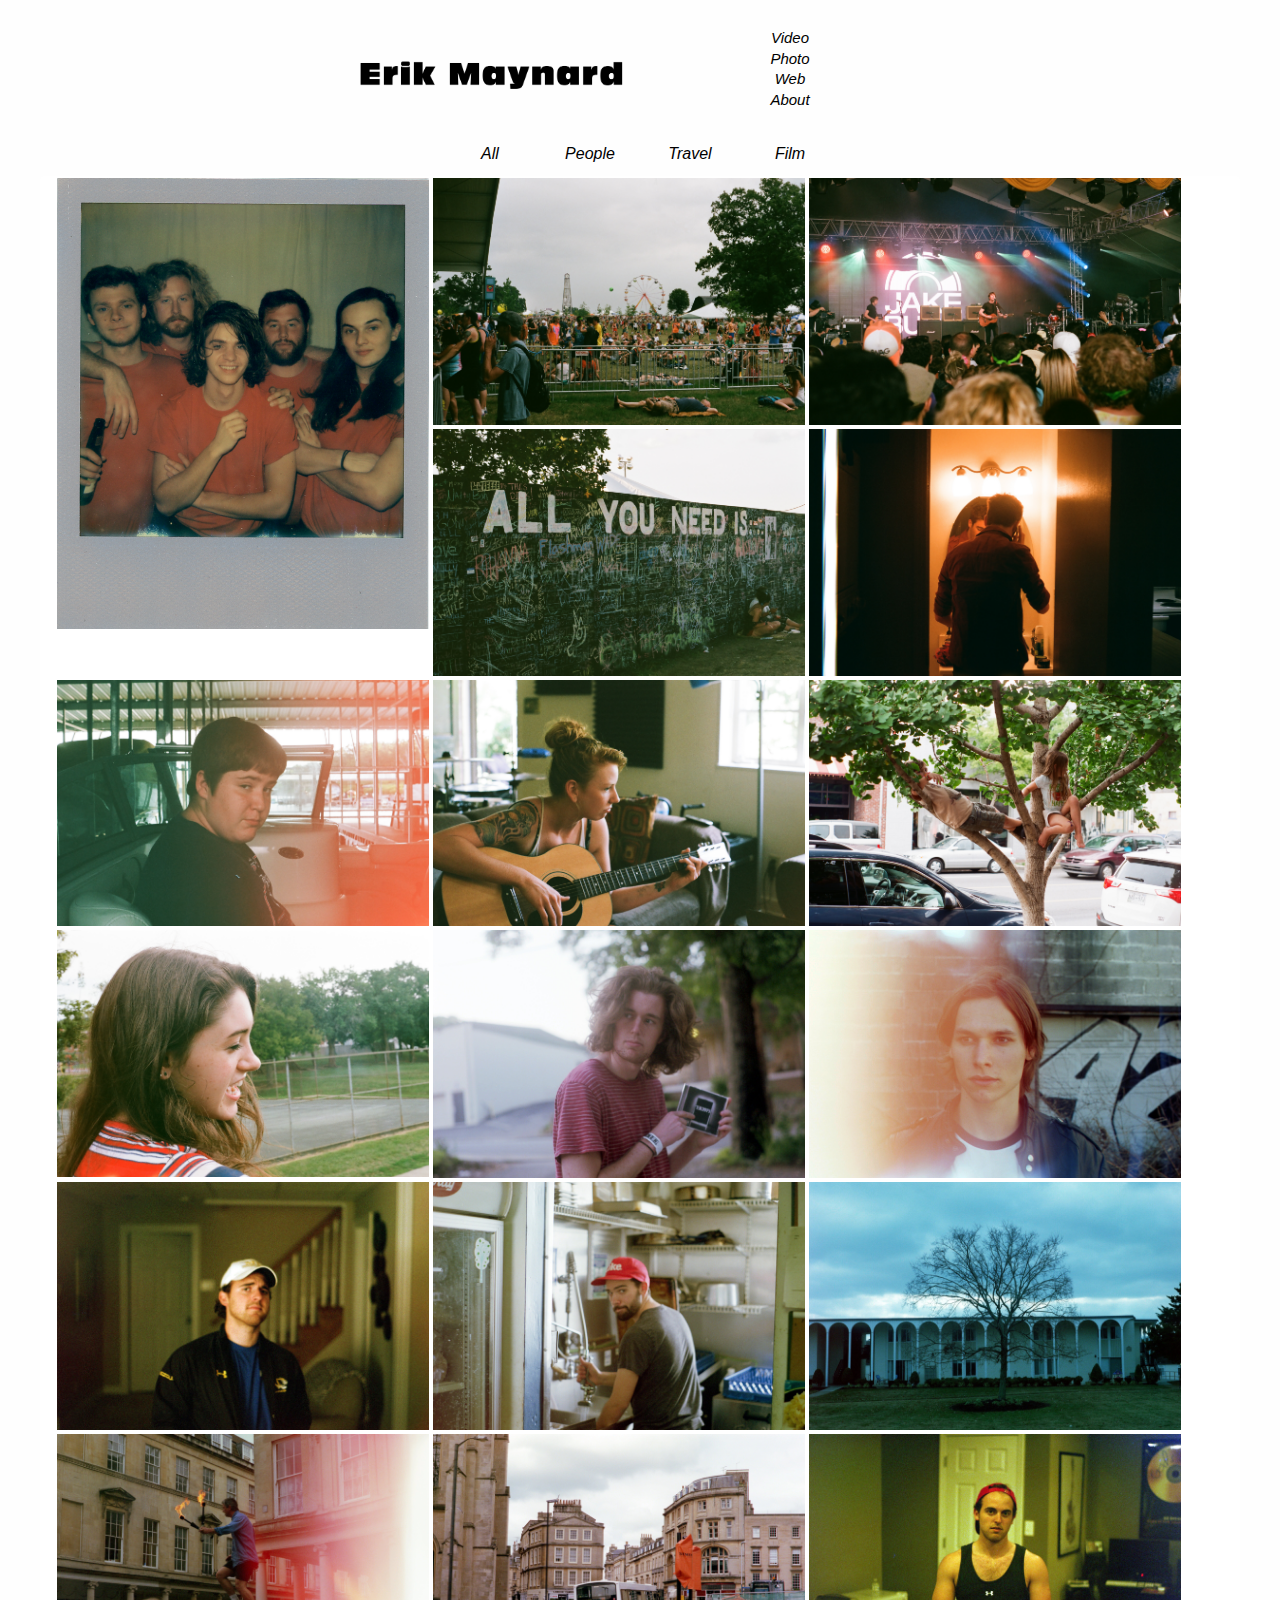
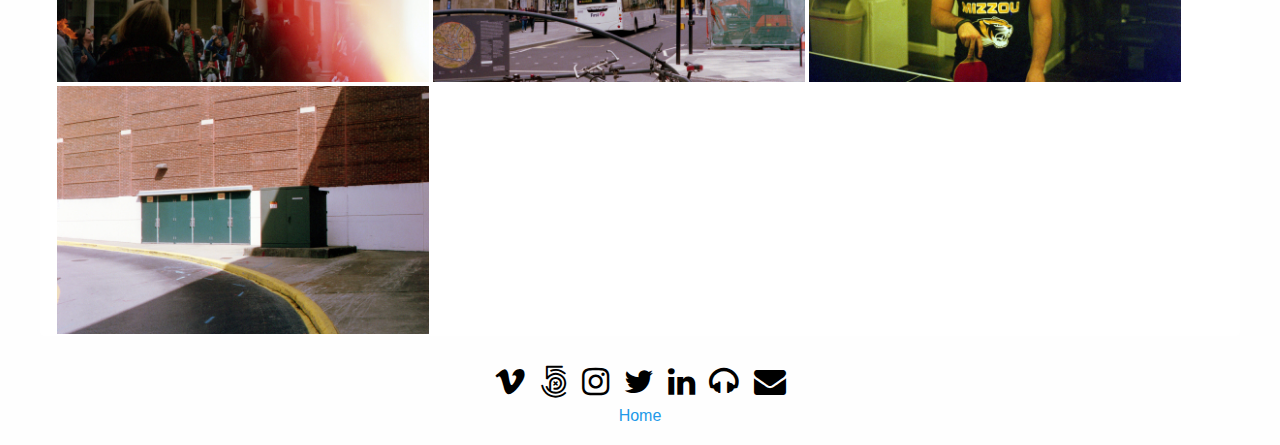
<file: photo-film.html>
<!DOCTYPE html>
<html>

<head>
    <meta charset="UTF-8">
    <!--FontAwesome-->
    <link href="https://cdnjs.cloudflare.com/ajax/libs/font-awesome/4.7.0/css/font-awesome.css" rel="stylesheet" crossorigin="anonymous">

    <!-- Local CSS -->
    <link href="css/styles.css" rel="stylesheet" type="text/css">
    <link href="css/hover_styles.css" rel="stylesheet" type="text/css">

    <!-- Foundation CSS-->
    <link href="css/foundation.css" rel="stylesheet" type="text/css">
    <link href="css/foundation.min.css" rel="stylesheet" type="text/css">


    <!--JQuery-->
    <script src="js/jquery.js"></script>

    <!-- Foundation JavaScript CDN -->
    <script src="js/foundation.js" type="text/javascript"></script>
    <script src="js/foundation.min.js" type="text/javascript"></script>
    <script src="js/what-input.js" type="text/javascript"></script>

    <!--Masonry-->
    <script src="js/masonry.pkgd.min.js"></script>
    <script src="js/masonry-docs.min.js"></script>

    <!--PhotoSwipe-->
    <link rel="stylesheet" href="css/photoswipe.css">
    <link rel="stylesheet" href="css/photoswipe-default-skin.css">
    <link href="css/default-skin.svg">
    <script src="js/photoswipe.js"></script>
    <script src="js/photoswipe-ui-default.js"></script>

    <!--Slick-->
    <link rel="stylesheet" type="text/css" href="js/slick/slick.css" />
    <link rel="stylesheet" type="text/css" href="js/slick/slick-theme.css" />
    <script type="text/javascript" src="js/slick/slick.min.js"></script>

    <script>
        $(document).ready(function() {
            $('.slider-for').slick({
                slidesToShow: 1,
                slidesToScroll: 1,
                arrows: true,
                fade: true,
                asNavFor: '.slider-nav',
                nextArrow: '<i class="fa fa-angle-right fa-3x" id="slick-next"</i>',
                prevArrow: '<i class="fa fa-angle-left fa-3x" id="slick-prev"</i>',
                adaptiveHeight: true,
            });
            $('.slider-nav').slick({
                slidesToShow: 10,
                slidesToScroll: 1,
                asNavFor: '.slider-for',
                dots: false,
                centerMode: false,
                focusOnSelect: true
            });
        });
    </script>

    <meta charset="UTF-8">
    <title>Erik's Portfolio Page</title>
</head>

<body>
    <!-- Nav Bar -->
    <div class="nav-bar-large row">
        <div class="columns small-offset-3 small-6 medium-offset-3">
            <div class="row nav-bar">
                <div class="nav-bar-left columns small-12 medium-6 large-6">
                    <a href="index.html"><img src="images/name_header.png" alt="name"></a>
                </div>
                <div class="nav-bar-right columns small-12 medium-6 large-6">
                    <li class="menu vertical">
                        <ul><em><a href="video.html">Video</a></em></ul>
                        <ul><em><a href="photo.html">Photo</a></em></ul>
                        <ul><em><a href="web.html">Web</a></em></ul>
                        <ul><em><a href="info.html">About</a></em></ul>
                    </li>
                </div>
            </div>
        </div>
    </div>
    <!-- Categories -->
    <div class="row">
        <div class="columns small-12 medium-6 large-4 large-centered medium-centered small-centered">
            <div class="row categories">
                <div class="categories-name columns small-12 medium-3"><a href="photo.html"><em>All</em></a></div>
                <div class="categories-name columns small-12 medium-3"><a><em>People</em></a></div>
                <div class="categories-name columns small-12 medium-3"><a><em>Travel</em></a></div>
                <div class="categories-name columns small-12 medium-3"><a href="photo-film.html "><em>Film</em></a></div>
            </div>
        </div>
    </div>
    <!--MASONRY-->
    <!--MASONRY-->
    <div class="row" id="masonry-container">
        <div class="large-12 columns transitions-enabled large-centered clearfix">
            <div class="picture">
                <a href="images/film/SFTW Polaroid001.jpg" itemprop="contentUrl">
                    <img src="images/film/SFTW Polaroid001.jpg">
                </a>
            </div>
            <div class="picture">
                <a href="images/film/film1.jpg" itemprop="contentUrl">
                    <img src="images/film/film1.jpg">
                </a>
            </div>
            <div class="picture ">
                <a href="images/film/film2.jpg" itemprop="contentUrl">
                    <img src="images/film/film2.jpg">
                </a>
            </div>
            <div class="picture ">
                <a href="images/film/film3.jpg" itemprop="contentUrl">
                    <img src="images/film/film3.jpg"></a>
            </div>
            <div class="picture">
                <a href="images/film/film4.jpg" itemprop="contentUrl">
                    <img src="images/film/film4.jpg "></a>
            </div>
            <div class="picture ">
                <a href="images/film/film5.jpg" itemprop="contentUrl">
                    <img src="images/film/film5.jpg"></a>
            </div>
            <div class="picture">
                <a href="images/film/film6.jpg" itemprop="contentUrl">
                    <img src="images/film/film6.jpg"></a>
            </div>
            <div class="picture ">
                <a href="images/film/film7.jpg" itemprop="contentUrl">
                    <img src="images/film/film7.jpg"></a>
            </div>
            <div class="picture ">
                <a href="images/film/film8.jpg" itemprop="contentUrl">
                    <img src="images/film/film8.jpg"></a>
            </div>
            <div class="picture ">
                <a href="images/film/film9.jpg" itemprop="contentUrl">
                    <img src="images/film/film9.jpg"></a>
            </div>
            <div class="picture ">
                <a href="images/film/film10.jpg" itemprop="contentUrl">
                    <img src="images/film/film10.jpg"></a>
            </div>
            <div class="picture ">
                <a href="images/film/film11.jpg" itemprop="contentUrl">
                    <img src="images/film/film11.jpg"></a>
            </div>
            <div class="picture ">
                <a href="images/film/film12.jpg" itemprop="contentUrl">
                    <img src="images/film/film12.jpg"></a>
            </div>
            <div class="picture ">
                <a href="images/film/film13.jpg" itemprop="contentUrl">
                    <img src="images/film/film13.jpg"></a>
            </div>
            <div class="picture ">
                <a href="images/film/film14.jpg" itemprop="contentUrl">
                    <img src="images/film/film14.jpg"></a>
            </div>
            <div class="picture ">
                <a href="images/film/film15.jpg" itemprop="contentUrl">
                    <img src="images/film/film15.jpg"></a>
            </div>
            <div class="picture ">
                <a href="images/film/film16.jpg" itemprop="contentUrl">
                    <img src="images/film/film16.jpg "></a>
            </div>
            <div class="picture ">
                <a href="images/film/film17.jpg" itemprop="contentUrl">
                    <img src="images/film/film17.jpg"></a>
            </div>
        </div>
    </div>
    <!-- FOOTER -->
    <div class="row footer-bottom">
        <div class="large-12 medium-12 small-12 columns">
            <div class="row">
                <div class="large-12 medium-12 small-12 columns social-icons">
                    <a href="https://vimeo.com/user16045976" target="_blank"><i class="fa fa-vimeo fa-2x" aria-hidden="true" style="color:black;"></i></a>
                    <a href="https://500px.com/erikmaynardmedia" target="_blank"><i class="fa fa-500px fa-2x" aria-hidden="true" style="color:black;"></i></a>
                    <a href="https://www.instagram.com/erik_maynard/" target="_blank"><i class="fa fa-instagram fa-2x" aria-hidden="true" style="color:black;"></i></a>
                    <a href="https://www.twitter.com/erik_maynard/" target="_blank"><i class="fa fa-twitter fa-2x" aria-hidden="true" style="color:black;"></i></a>
                    <a href="https://www.linkedin.com/in/erik-maynard-a0169859?trk=nav_responsive_tab_profile" target="_blank"><i class="fa fa-linkedin fa-2x" aria-hidden="true" style="color:black;"></i></a>
                    <a href="https://www.discogs.com/user/erik_maynard/collection?page=1&sort=artist%2Casc&folder=0&limit=250&layout=big" target="_blank"><i class="fa fa-headphones fa-2x" aria-hidden="true" style="color:black;"></i></a>
                    <a href="mailto:erikmaynardmedia@gmail.com"><i class="fa fa-envelope fa-2x" aria-hidden="true" style="color:black;"></i></a>
                </div>
                <div class="large-12 medium-12 small-12 columns footer-info">
                    <p> <a href="index.html">Home</a></p>
                </div>
            </div>
        </div>
    </div>
    <!-- PhotoSwipe DOM -->
    <div class="pswp" tabindex="-1" role="dialog" aria-hidden="true">
        <div class="pswp__bg"></div>
        <div class="pswp__scroll-wrap">

            <div class="pswp__container">
                <div class="pswp__item"></div>
                <div class="pswp__item"></div>
                <div class="pswp__item"></div>
            </div>
            <div class="pswp__ui pswp__ui--hidden">
                <div class="pswp__top-bar">
                    <div class="pswp__counter"></div>
                    <button class="pswp__button pswp__button--close" title="Close (Esc)"></button>
                    <button class="pswp__button pswp__button--share" title="Share"></button>
                    <button class="pswp__button pswp__button--fs" title="Toggle fullscreen"></button>
                    <button class="pswp__button pswp__button--zoom" title="Zoom in/out"></button>
                    <div class="pswp__preloader">
                        <div class="pswp__preloader__icn">
                            <div class="pswp__preloader__cut">
                                <div class="pswp__preloader__donut"></div>
                            </div>
                        </div>
                    </div>
                </div>
                <div class="pswp__share-modal pswp__share-modal--hidden pswp__single-tap">
                    <div class="pswp__share-tooltip"></div>
                </div>
                <button class="pswp__button pswp__button--arrow--left" title="Previous (arrow left)">
                </button>
                <button class="pswp__button pswp__button--arrow--right" title="Next (arrow right)">
                </button>
                <div class="pswp__caption">
                    <div class="pswp__caption__center"></div>
                </div>
            </div>
        </div>
    </div>
</body>

</html>
</file>
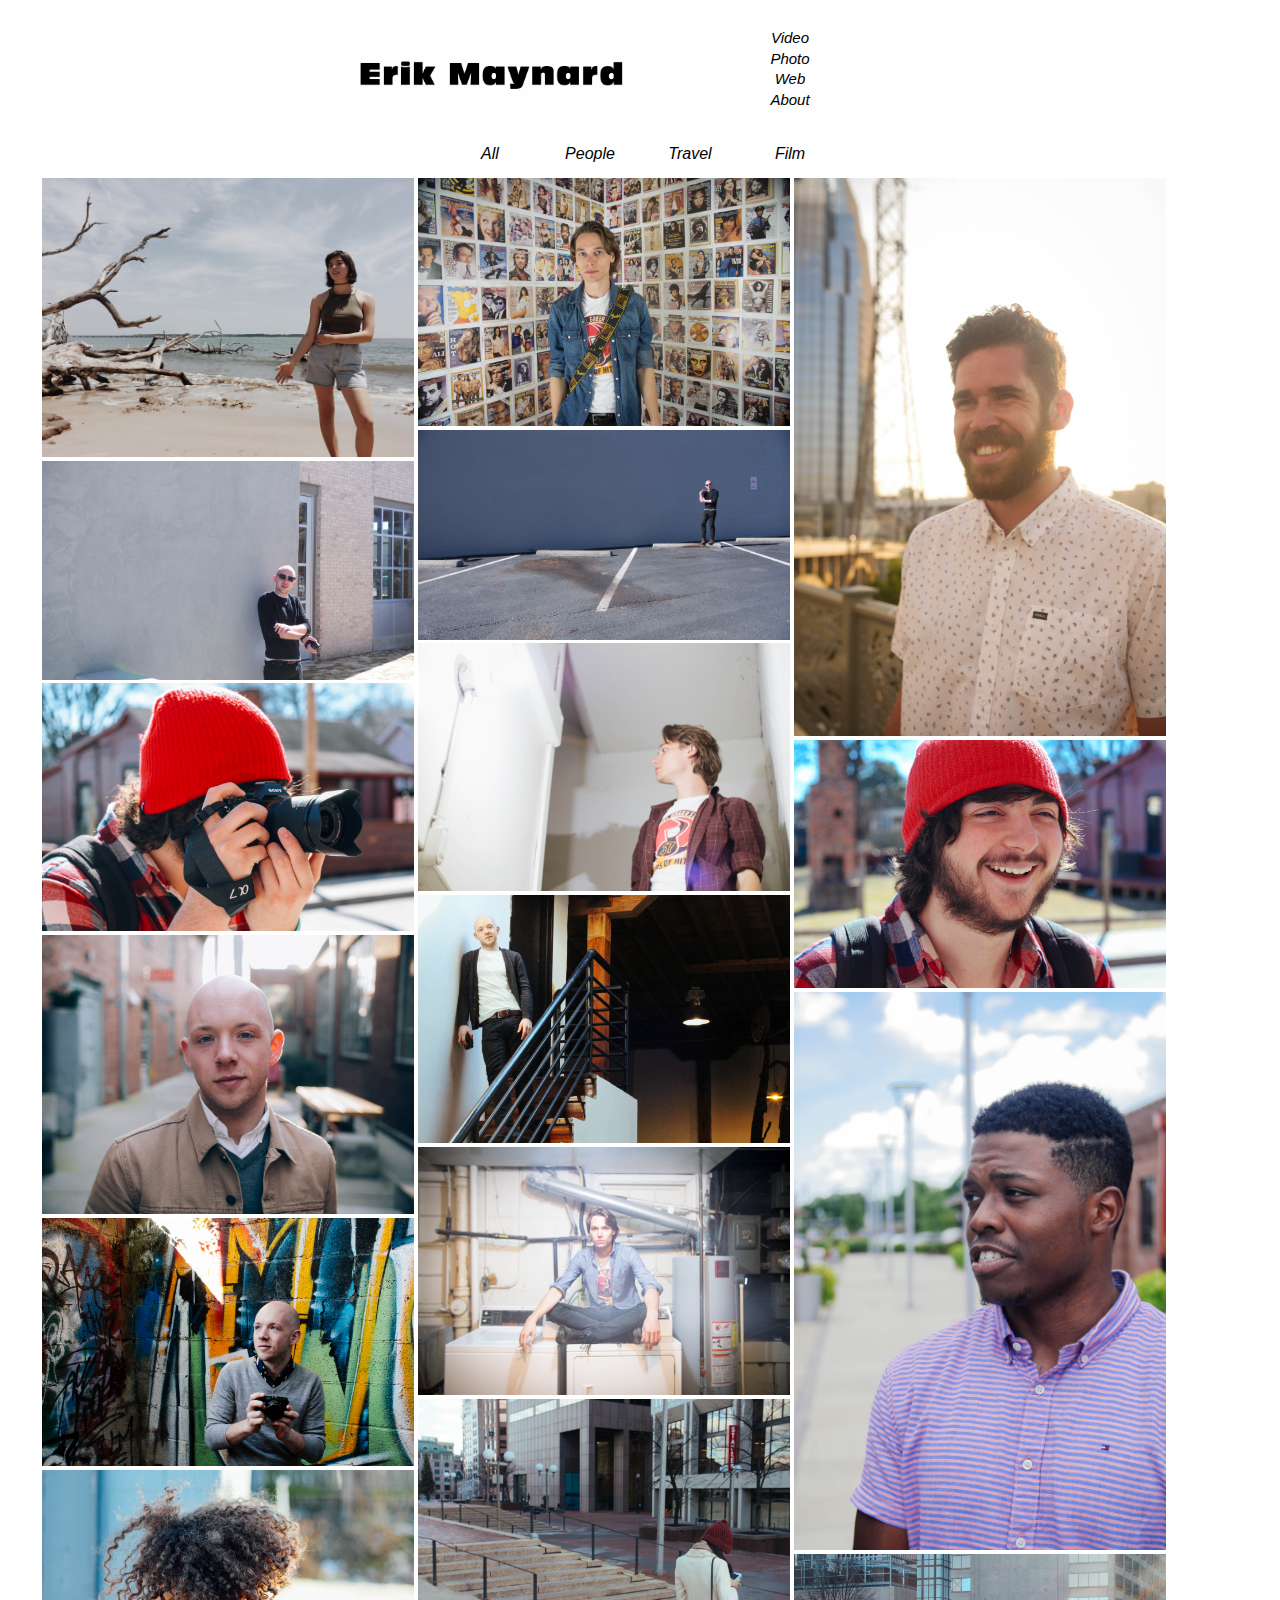
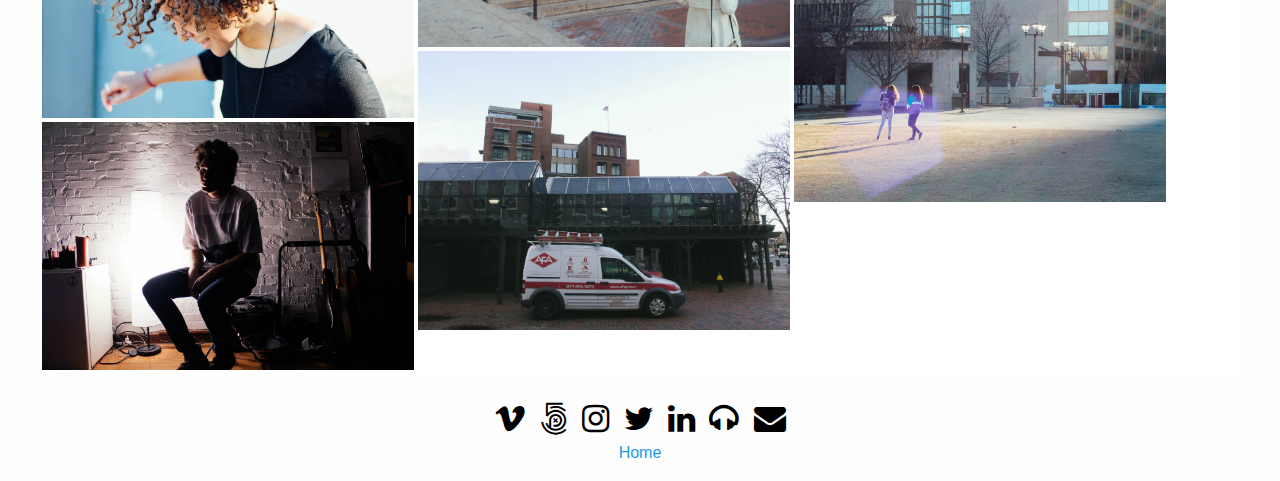
<file: photo.html>
<!DOCTYPE html>
<html>

<head>
    <meta charset="UTF-8">

    <!--FontAwesome-->
    <link href="https://cdnjs.cloudflare.com/ajax/libs/font-awesome/4.7.0/css/font-awesome.css" rel="stylesheet" crossorigin="anonymous">

    <!-- Local CSS -->
    <link href="css/styles.css" rel="stylesheet" type="text/css">
    <link href="css/hover_styles.css" rel="stylesheet" type="text/css">

    <!-- Foundation CSS-->
    <link href="css/foundation.css" rel="stylesheet" type="text/css">
    <link href="css/foundation.min.css" rel="stylesheet" type="text/css">

    <!--JQuery-->
    <script src="js/jquery.js"></script>

    <!-- Foundation JavaScript CDN -->
    <script src="js/foundation.js" type="text/javascript"></script>
    <script src="js/foundation.min.js" type="text/javascript"></script>
    <script src="js/what-input.js" type="text/javascript"></script>

    <!--Masonry-->
    <script src="js/masonry.pkgd.min.js"></script>
    <script src="js/masonry-docs.min.js"></script>

    <!--PhotoSwipe-->
    <link rel="stylesheet" href="css/photoswipe.css">
    <link rel="stylesheet" href="css/photoswipe-default-skin.css">
    <link href="css/default-skin.svg">
    <script src="js/photoswipe.js"></script>
    <script src="js/photoswipe-ui-default.js"></script>

    <!--ImagesLoaded-->
    <script src="js/imagesloaded.pkgd.min.js"></script>

    <!--Infinite Scroll-->
    <script src="js/jquery.infinitescroll.min.js"></script>
    <script src="js/modernizr.js"></script>

    <!--Slick-->
    <link rel="stylesheet " type="text/css " href="js/slick/slick.css " />
    <link rel="stylesheet " type="text/css " href="js/slick/slick-theme.css " />
    <script type="text/javascript " src="js/slick/slick.min.js "></script>

    <!--Masonry Script-->
    <script>
        $(document).ready(function() {
            var $containter = $('#masonry-container');
            $containter.imagesLoaded(function() {
                $containter.masonry({
                    itemSelector: '.picture',
                });
            });
        });
    </script>

    <script>
        $(document).ready(function() {
            'use strict';


            /* global jQuery, PhotoSwipe, PhotoSwipeUI_Default, console */

            (function($) {

                // Init empty gallery array
                var container = [];

                // This has picture sizing. Comment out if you want to adjust.
                //  $('#masonry-container').find('.picture').each(function() {
                //      var anchor = $(this).find('a');
                //      anchor.data('width', 1200);
                //      anchor.data('height', 900);
                //    });
                // Loop over gallery items and push it to the array
                $('#masonry-container').find('.picture').each(function() {
                    var $link = $(this).find('a'),
                        item = {
                            src: $link.attr('href'),
                            w: $link.data('width'),
                            h: $link.data('height'),
                            title: $link.data('caption')
                        };
                    container.push(item);
                });

                // Define click event on gallery item
                $('#masonry-container').find('a').click(function(event) {

                    // Prevent location change
                    event.preventDefault();

                    // Define object and gallery options
                    var $pswp = $('.pswp')[0],
                        options = {
                            index: $(this).parent('.picture').index(),
                            bgOpacity: 0.85,
                            showHideOpacity: true
                        };

                    // Initialize PhotoSwipe
                    //    var gallery = new PhotoSwipe($pswp, PhotoSwipeUI_Default, container, options);
                    //  gallery.init();

                    // Pass data to PhotoSwipe and initialize it
                    var gallery = new PhotoSwipe($pswp, PhotoSwipeUI_Default, container, options);

                    gallery.listen('imageLoadComplete', function(index, item) {
                        var linkEl = item.el.children[0];
                        var img = item.container.children[0];
                        if (!linkEl.getAttribute('data-size')) {
                            linkEl.setAttribute('data-size', img.naturalWidth + 'x' + img.naturalHeight);
                            item.w = img.naturalWidth;
                            item.h = img.naturalHeight;
                            gallery.invalidateCurrItems();
                            gallery.updateSize(true);
                        }
                    });

                    gallery.init();
                });
            }(jQuery));
        });
    </script>
    <meta charset="UTF-8 ">
    <title>Erik's Portfolio Page</title>
</head>

<body>
    <!-- Nav Bar -->
    <div class="nav-bar-large row ">
        <div class="columns small-offset-3 small-6 medium-offset-3 ">
            <div class="row nav-bar ">
                <div class="nav-bar-left columns small-12 medium-6 large-6 ">
                    <a href="index.html "><img src="images/name_header.png " alt="name "></a>
                </div>
                <div class="nav-bar-right columns small-12 medium-6 large-6 ">
                    <li class="menu vertical ">
                        <ul><em><a href="video.html ">Video</a></em></ul>
                        <ul><em><a href="photo.html ">Photo</a></em></ul>
                        <ul><em><a href="web.html ">Web</a></em></ul>
                        <ul><em><a href="info.html ">About</a></em></ul>
                    </li>
                </div>
            </div>
        </div>
    </div>
    <!-- Categories -->
    <div class="row">
        <div class="columns small-12 medium-6 large-4 large-centered medium-centered small-centered">
            <div class="row categories">
                <div class="categories-name columns small-12 medium-3"><a href="photo.html"><em>All</em></a></div>
                <div class="categories-name columns small-12 medium-3"><a><em>People</em></a></div>
                <div class="categories-name columns small-12 medium-3"><a><em>Travel</em></a></div>
                <div class="categories-name columns small-12 medium-3"><a href="photo-film.html "><em>Film</em></a></div>
            </div>
        </div>
    </div>
    <!--MASONRY-->
    <div class="row" id="masonry-container">
        <div class="large-12 columns transitions-enabled large-centered clearfix">
            <div class="picture">
                <a href="images/pictures/picture11.jpg" itemprop="contentUrl">
                    <img src="images/pictures/picture11.jpg">
                </a>
            </div>
            <div class="picture">
                <a href="images/pictures/picture3.jpg" itemprop="contentUrl">
                    <img src="images/pictures/picture3.jpg">
                </a>
            </div>

            <div class="picture ">
                <a href="images/pictures/picture13.jpg" itemprop="contentUrl">
                    <img src="images/pictures/picture13.jpg">
                </a>
            </div>


            <div class="picture ">
                <a href="images/pictures/picture14.jpg" itemprop="contentUrl">
                    <img src="images/pictures/picture14.jpg "></a>
            </div>

            <div class="picture">
                <a href="images/pictures/picture15.jpg" itemprop="contentUrl">
                    <img src="images/pictures/picture15.jpg "></a>
            </div>

            <div class="picture ">
                <a href="images/pictures/picture5.jpg" itemprop="contentUrl">
                    <img src="images/pictures/picture5.jpg "></a>
            </div>

            <div class="picture">
                <a href="images/pictures/picture6.jpg" itemprop="contentUrl">
                    <img src="images/pictures/picture6.jpg "></a>
            </div>

            <div class="picture ">
                <a href="images/pictures/picture7.jpg" itemprop="contentUrl">
                    <img src="images/pictures/picture7.jpg "></a>
            </div>

            <div class="picture ">
                <a href="images/pictures/picture8.jpg" itemprop="contentUrl">
                    <img src="images/pictures/picture8.jpg "></a>
            </div>

            <div class="picture ">
                <a href="images/pictures/picture9.jpg" itemprop="contentUrl">
                    <img src="images/pictures/picture9.jpg "></a>
            </div>

            <div class="picture ">
                <a href="images/pictures/picture10.jpg" itemprop="contentUrl">
                    <img src="images/pictures/picture10.jpg "></a>
            </div>

            <div class="picture ">
                <a href="images/pictures/picture2.jpg" itemprop="contentUrl">
                    <img src="images/pictures/picture2.jpg "></a>
            </div>

            <div class="picture ">
                <a href="images/pictures/picture16.jpg" itemprop="contentUrl">
                    <img src="images/pictures/picture16.jpg "></a>
            </div>

            <div class="picture ">
                <a href="images/pictures/picture22.jpg" itemprop="contentUrl">
                    <img src="images/pictures/picture22.jpg "></a>
            </div>

            <div class="picture ">
                <a href="images/pictures/picture18.jpg" itemprop="contentUrl">
                    <img src="images/pictures/picture18.jpg "></a>
            </div>

            <div class="picture ">
                <a href="images/pictures/picture19.jpg" itemprop="contentUrl">
                    <img src="images/pictures/picture19.jpg "></a>
            </div>

            <div class="picture ">
                <a href="images/pictures/picture20.jpg" itemprop="contentUrl">
                    <img src="images/pictures/picture20.jpg "></a>
            </div>

            <div class="picture ">
                <a href="images/pictures/picture17.jpg" itemprop="contentUrl">
                    <img src="images/pictures/picture17.jpg "></a>
            </div>

        </div>
    </div>

    <!-- FOOTER -->
    <div class="row footer-bottom ">
        <div class="large-12 medium-12 small-12 columns ">
            <div class="row ">
                <div class="large-12 medium-12 small-12 columns social-icons ">
                    <a href="https://vimeo.com/user16045976 " target="_blank "><i class="fa fa-vimeo fa-2x " aria-hidden="true " style="color:black; "></i></a>
                    <a href="https://500px.com/erikmaynardmedia " target="_blank "><i class="fa fa-500px fa-2x " aria-hidden="true " style="color:black; "></i></a>
                    <a href="https://www.instagram.com/erik_maynard/ " target="_blank "><i class="fa fa-instagram fa-2x " aria-hidden="true " style="color:black; "></i></a>
                    <a href="https://www.twitter.com/erik_maynard/ " target="_blank "><i class="fa fa-twitter fa-2x " aria-hidden="true " style="color:black; "></i></a>
                    <a href="https://www.linkedin.com/in/erik-maynard-a0169859?trk=nav_responsive_tab_profile " target="_blank "><i class="fa fa-linkedin fa-2x " aria-hidden="true " style="color:black; "></i></a>
                    <a href="https://www.discogs.com/user/erik_maynard/collection?page=1&sort=artist%2Casc&folder=0&limit=250&layout=big " target="_blank "><i class="fa fa-headphones fa-2x " aria-hidden="true " style="color:black; "></i></a>
                    <a href="mailto:erikmaynardmedia@gmail.com "><i class="fa fa-envelope fa-2x " aria-hidden="true " style="color:black; "></i></a>
                </div>
                <div class="large-12 medium-12 small-12 columns footer-info ">
                    <p> <a href="index.html ">Home</a></p>
                </div>
            </div>
        </div>
    </div>
    <!-- PhotoSwipe DOM -->
    <div class="pswp" tabindex="-1" role="dialog" aria-hidden="true">
        <div class="pswp__bg"></div>
        <div class="pswp__scroll-wrap">

            <div class="pswp__container">
                <div class="pswp__item"></div>
                <div class="pswp__item"></div>
                <div class="pswp__item"></div>
            </div>
            <div class="pswp__ui pswp__ui--hidden">
                <div class="pswp__top-bar">
                    <div class="pswp__counter"></div>
                    <button class="pswp__button pswp__button--close" title="Close (Esc)"></button>
                    <button class="pswp__button pswp__button--share" title="Share"></button>
                    <button class="pswp__button pswp__button--fs" title="Toggle fullscreen"></button>
                    <button class="pswp__button pswp__button--zoom" title="Zoom in/out"></button>
                    <div class="pswp__preloader">
                        <div class="pswp__preloader__icn">
                            <div class="pswp__preloader__cut">
                                <div class="pswp__preloader__donut"></div>
                            </div>
                        </div>
                    </div>
                </div>
                <div class="pswp__share-modal pswp__share-modal--hidden pswp__single-tap">
                    <div class="pswp__share-tooltip"></div>
                </div>
                <button class="pswp__button pswp__button--arrow--left" title="Previous (arrow left)">
                </button>
                <button class="pswp__button pswp__button--arrow--right" title="Next (arrow right)">
                </button>
                <div class="pswp__caption">
                    <div class="pswp__caption__center"></div>
                </div>
            </div>
        </div>
    </div>
</body>

</html>
</file>
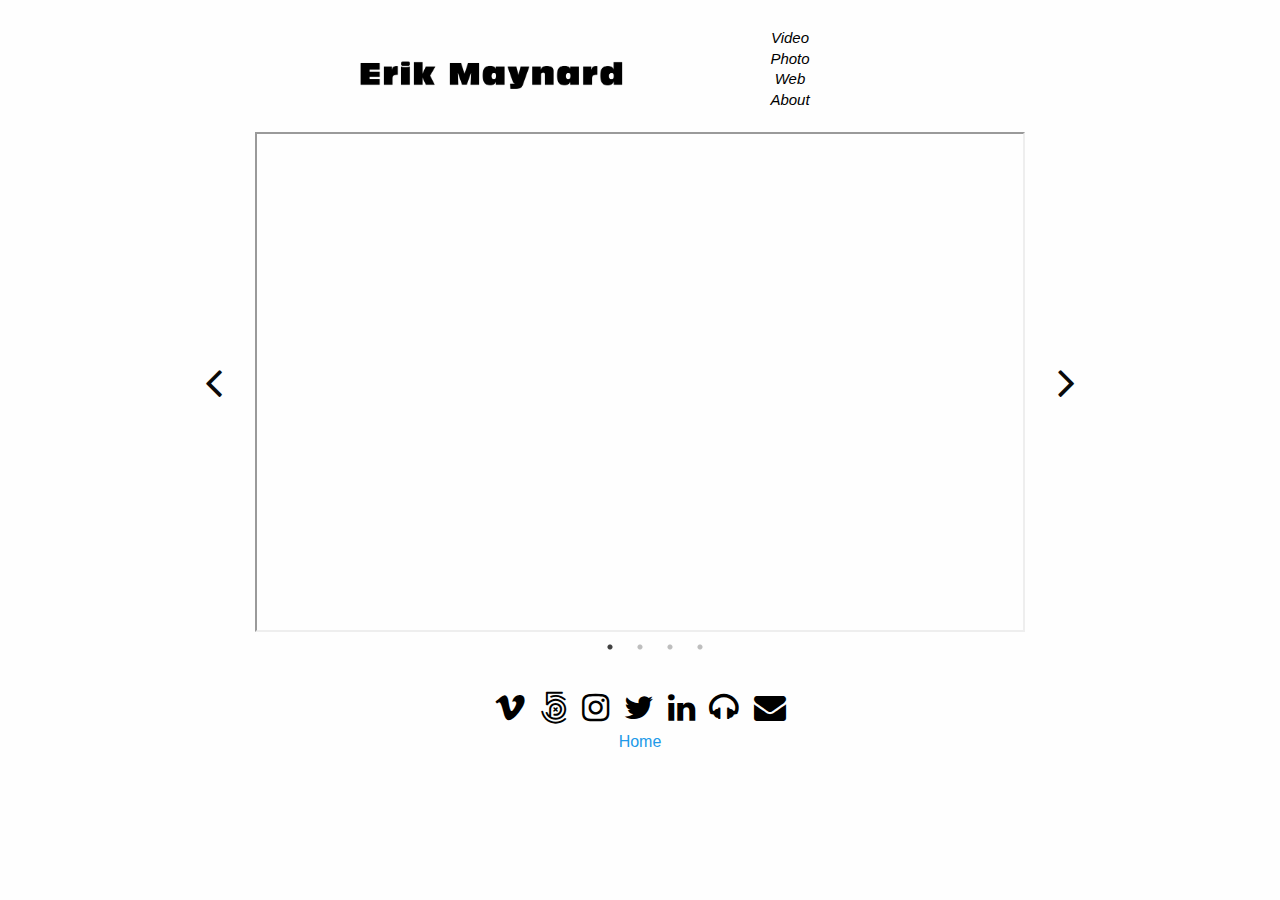
<file: video.html>
<!DOCTYPE html>
<html>

<head>
    <meta charset="UTF-8">

    <!--FontAwesome-->
    <link href="https://cdnjs.cloudflare.com/ajax/libs/font-awesome/4.7.0/css/font-awesome.css" rel="stylesheet" crossorigin="anonymous">

    <!-- Local CSS -->
    <link href="css/styles.css" rel="stylesheet" type="text/css">
    <link href="css/hover_styles.css" rel="stylesheet" type="text/css">

    <!-- Foundation CSS-->
    <link href="css/foundation.css" rel="stylesheet" type="text/css">
    <link href="css/foundation.min.css" rel="stylesheet" type="text/css">

    <!--JQuery-->
    <script src="js/jquery.js"></script>

    <!-- Foundation JavaScript CDN -->
    <script src="js/foundation.js" type="text/javascript"></script>
    <script src="js/foundation.min.js" type="text/javascript"></script>
    <script src="js/what-input.js" type="text/javascript"></script>

    <!--Slick-->
    <link rel="stylesheet" type="text/css" href="js/slick/slick.css" />
    <link rel="stylesheet" type="text/css" href="js/slick/slick-theme.css" />
    <script type="text/javascript" src="js/slick/slick.min.js"></script>

    <!--Vimeo -->
    <script src="https://player.vimeo.com/api/player.js"></script>

    <!--SLICK SLIDER -->
    <script type="text/javascript">
        $(document).ready(function() {
            $('.single-item').slick({
                slidesToShow: 1,
                slidesToScroll: 1,
                autoplay: false,
                arrows: true,
                infinite: true,
                dots: true,
                nextArrow: '<i class="fa fa-angle-right fa-3x" id="slick-next"</i>',
                prevArrow: '<i class="fa fa-angle-left fa-3x" id="slick-prev"</i>',
            });
        });
    </script>

    <!-- Vimeo Player -->
    <script src="https://player.vimeo.com/api/player.js"></script>
    <script>
        var iframe = document.querySelector('iframe');
        var player = new Vimeo.Player('#vimeo1');

        player.on('play', function() {
            console.log('played the video!');
        });
        player.setAutopause(true).then(function(autopause) {
            // autopause was turned off
        }).catch(function(error) {
            // an error occurred
        });

        player.pause().then(function() {
            // the video was paused
        }).catch(function(error) {
            switch (error.name) {
                case 'PasswordError':
                    // the video is password-protected and the viewer needs to enter the
                    // password first
                    break;

                case 'PrivacyError':
                    // the video is private
                    break;

                default:
                    // some other error occurred
                    break;
            }

        });
    </script>

    <meta charset="UTF-8">
    <title>Erik's Portfolio Page</title>
</head>

<body>
    <!-- Nav Bar -->
    <div class="nav-bar-large row">
        <div class="columns small-offset-3 small-6 medium-offset-3">
            <div class="row nav-bar">
                <div class="nav-bar-left columns small-12 medium-6 large-6">
                    <a href="index.html"><img src="images/name_header.png" alt="name"></a>
                </div>
                <div class="nav-bar-right columns small-12 medium-6 large-6">
                    <li class="menu vertical">
                        <ul><em><a href="video.html">Video</a></em></ul>
                        <ul><em><a href="photo.html">Photo</a></em></ul>
                        <ul><em><a href="web.html">Web</a></em></ul>
                        <ul><em><a href="info.html">About</a></em></ul>
                    </li>
                </div>
            </div>
        </div>
    </div>
    <!-- 4th Row - Gallery of Videos -->
    <div class="row">
        <div class="single-item columns small-8 small-centered medium-8 medium-centered large-8 large-centered">
            <iframe id="vimeo1" src="http://player.vimeo.com/video/157043057" webkitallowfullscreen mozallowfullscreen allowfullscreen></iframe>
            <iframe id="vimeo1" src="http://player.vimeo.com/video/190502869" webkitallowfullscreen mozallowfullscreen allowfullscreen></iframe>
            <iframe id="vimeo1" src="http://player.vimeo.com/video/162457388" webkitallowfullscreen mozallowfullscreen allowfullscreen></iframe>
            <iframe id="vimeo1" src="http://player.vimeo.com/video/190200559" webkitallowfullscreen mozallowfullscreen allowfullscreen></iframe>
        </div>
    </div>
    <!-- FOOTER -->
    <div class="row footer-bottom">
        <div class="large-12 medium-12 small-12 columns">
            <div class="row">
                <div class="large-12 medium-12 small-12 columns social-icons">
                    <a href="https://vimeo.com/user16045976" target="_blank"><i class="fa fa-vimeo fa-2x" aria-hidden="true" style="color:black;"></i></a>
                    <a href="https://500px.com/erikmaynardmedia" target="_blank"><i class="fa fa-500px fa-2x" aria-hidden="true" style="color:black;"></i></a>
                    <a href="https://www.instagram.com/erik_maynard/" target="_blank"><i class="fa fa-instagram fa-2x" aria-hidden="true" style="color:black;"></i></a>
                    <a href="https://www.twitter.com/erik_maynard/" target="_blank"><i class="fa fa-twitter fa-2x" aria-hidden="true" style="color:black;"></i></a>
                    <a href="https://www.linkedin.com/in/erik-maynard-a0169859?trk=nav_responsive_tab_profile" target="_blank"><i class="fa fa-linkedin fa-2x" aria-hidden="true" style="color:black;"></i></a>
                    <a href="https://www.discogs.com/user/erik_maynard/collection?page=1&sort=artist%2Casc&folder=0&limit=250&layout=big" target="_blank"><i class="fa fa-headphones fa-2x" aria-hidden="true" style="color:black;"></i></a>
                    <a href="mailto:erikmaynardmedia@gmail.com"><i class="fa fa-envelope fa-2x" aria-hidden="true" style="color:black;"></i></a>
                </div>
                <div class="large-12 medium-12 small-12 columns footer-info">
                    <p> <a href="index.html">Home</a></p>
                </div>
            </div>
        </div>
    </div>
</body>

</html>
</file>
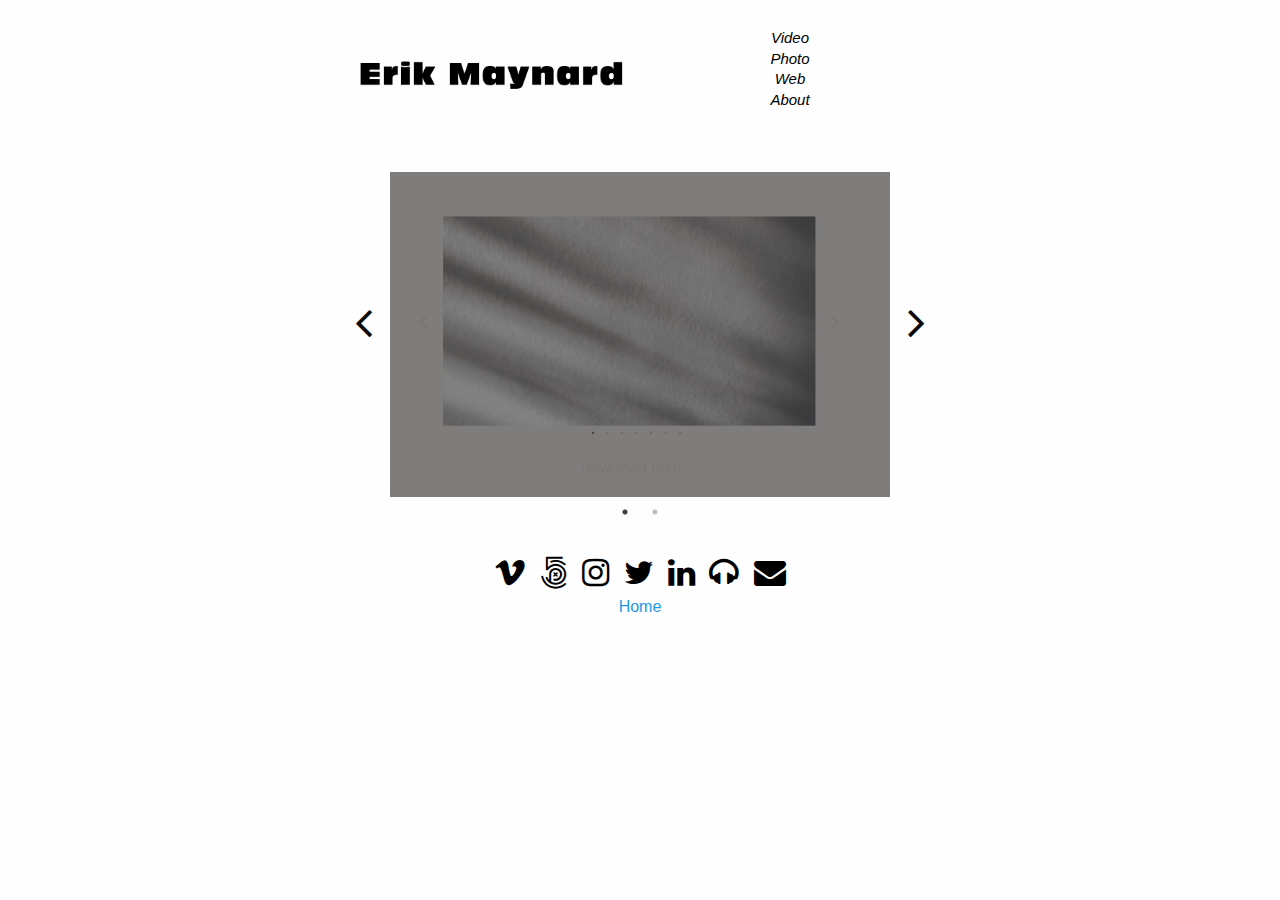
<file: web.html>
<!DOCTYPE html>
<html>

<head>
    <meta charset="UTF-8">

    <!--FontAwesome-->
    <link href="https://cdnjs.cloudflare.com/ajax/libs/font-awesome/4.7.0/css/font-awesome.css" rel="stylesheet" crossorigin="anonymous">

    <!-- Local CSS -->
    <link href="css/styles.css" rel="stylesheet" type="text/css">
    <link href="css/hover_styles.css" rel="stylesheet" type="text/css">

    <!-- Foundation CSS-->
    <link href="css/foundation.css" rel="stylesheet" type="text/css">
    <link href="css/foundation.min.css" rel="stylesheet" type="text/css">


    <!--JQuery-->
    <script src="js/jquery.js"></script>

    <!-- Foundation JavaScript CDN -->
    <script src="js/foundation.js" type="text/javascript"></script>
    <script src="js/foundation.min.js" type="text/javascript"></script>
    <script src="js/what-input.js" type="text/javascript"></script>

    <!--Slick-->
    <link rel="stylesheet" type="text/css" href="js/slick/slick.css" />
    <link rel="stylesheet" type="text/css" href="js/slick/slick-theme.css" />
    <script type="text/javascript" src="js/slick/slick.min.js"></script>

    <!--Vimeo -->
    <script src="https://player.vimeo.com/api/player.js"></script>

    <!--Masonry-->
    <script src="js/masonry.pkgd.min.js"></script>
    <script src="js/masonry-docs.min.js"></script>

    <!-- Image Change on Home Script -->
    <script type="text/javascript">
        $(document).ready(function() {
            $('#infoAlt1').click(function() {
                $('#infoMain').attr('src', 'images/personalPhoto1.jpg');
            });
            $('#infoAlt2').click(function() {
                $('#infoMain').attr('src', 'images/personalPhoto2.jpg');
            });
            $('#infoAlt3').click(function() {
                $('#infoMain').attr('src', 'images/personalPhoto3.jpg');
            });
            $('#infoAlt4').click(function() {
                $('#infoMain').attr('src', 'images/personalPhoto4.jpg');
            });
        });
    </script>

    <!--SLICK SLIDER -->
    <script type="text/javascript">
        $(document).ready(function() {
            $('.single-item').slick({
                slidesToShow: 1,
                slidesToScroll: 1,
                autoplay: false,
                arrows: true,
                infinite: true,
                dots: true,
                nextArrow: '<i class="fa fa-angle-right fa-3x" id="slick-next"</i>',
                prevArrow: '<i class="fa fa-angle-left fa-3x" id="slick-prev"</i>',
            });
        });
    </script>


    <script type="text/javascript">
        $(document).ready(function() {
            $('.center').slick({
                centerMode: true,
                centerPadding: '60px',
                slidesToShow: 3,
                responsive: [{
                    breakpoint: 768,
                    settings: {
                        arrows: false,
                        centerMode: true,
                        centerPadding: '40px',
                        slidesToShow: 3
                    }
                }, {
                    breakpoint: 480,
                    settings: {
                        arrows: false,
                        centerMode: true,
                        centerPadding: '40px',
                        slidesToShow: 1
                    }
                }]
            });
        });
    </script>

    <meta charset="UTF-8">
    <title>Erik's Portfolio Page</title>
</head>

<body>
    <!-- Nav Bar -->
    <div class="nav-bar-large row">
        <div class="columns small-offset-3 small-6 medium-offset-3">
            <div class="row nav-bar">
                <div class="nav-bar-left columns small-12 medium-6 large-6">
                    <a href="index.html"><img src="images/name_header.png" alt="name"></a>
                </div>
                <div class="nav-bar-right columns small-12 medium-6 large-6">
                    <li class="menu vertical">
                        <ul><em><a href="video.html">Video</a></em></ul>
                        <ul><em><a href="photo.html">Photo</a></em></ul>
                        <ul><em><a href="web.html">Web</a></em></ul>
                        <ul><em><a href="info.html">About</a></em></ul>
                    </li>
                </div>
            </div>
        </div>
    </div>
    <!-- 2nd Row - Thumbnails of Projects -->
    <div class="row projects">
        <div class="projects-carousel columns small-centered small-6 medium-6 large-6">
            <div class="single-item">
                <div class="row">

                    <div class="projects-portfolio columns small-centered small-12 medium-12 large-12">
                        <div class="hovereffect">
                            <img class="img-responsive" src="images/wakeToYou_screenshot.png" alt="">
                            <div class="overlay">
                                <a class="info" href="http://www.waketoyou.com" target="_blank">www.waketoyou.com</a>
                            </div>
                        </div>
                    </div>
                </div>
                <div class="row">

                    <div class="projects-portfolio columns small-centered small-12 medium-12 large-12">
                        <div class="hovereffect">
                            <img class="img-responsive" src="images/sonar_screenshot.png" alt="">
                            <div class="overlay">
                                <a class="info" href="sonar/sonar_example.html" target="_blank">www.Sonarexample.com</a>
                            </div>
                        </div>
                    </div>

                </div>
            </div>
        </div>
    </div>
    <!-- FOOTER -->
    <div class="row footer-bottom">
        <div class="large-12 medium-12 small-12 columns">
            <div class="row">
                <div class="large-12 medium-12 small-12 columns social-icons">
                    <a href="https://vimeo.com/user16045976" target="_blank"><i class="fa fa-vimeo fa-2x" aria-hidden="true" style="color:black;"></i></a>
                    <a href="https://500px.com/erikmaynardmedia" target="_blank"><i class="fa fa-500px fa-2x" aria-hidden="true" style="color:black;"></i></a>
                    <a href="https://www.instagram.com/erik_maynard/" target="_blank"><i class="fa fa-instagram fa-2x" aria-hidden="true" style="color:black;"></i></a>
                    <a href="https://www.twitter.com/erik_maynard/" target="_blank"><i class="fa fa-twitter fa-2x" aria-hidden="true" style="color:black;"></i></a>
                    <a href="https://www.linkedin.com/in/erik-maynard-a0169859?trk=nav_responsive_tab_profile" target="_blank"><i class="fa fa-linkedin fa-2x" aria-hidden="true" style="color:black;"></i></a>
                    <a href="https://www.discogs.com/user/erik_maynard/collection?page=1&sort=artist%2Casc&folder=0&limit=250&layout=big" target="_blank"><i class="fa fa-headphones fa-2x" aria-hidden="true" style="color:black;"></i></a>
                    <a href="mailto:erikmaynardmedia@gmail.com"><i class="fa fa-envelope fa-2x" aria-hidden="true" style="color:black;"></i></a>
                </div>
                <div class="large-12 medium-12 small-12 columns footer-info">
                    <p> <a href="index.html">Home</a></p>
                </div>
            </div>
        </div>
    </div>
</body>

</html>
</file>
<file: css/styles.css>
body {
    color: black;
}
index body {
  background: black;
}
.nav-bar {
    text-align: center;
}

.nav-bar-left img {
    padding-top: 50px;
    height: auto;
}

.nav-bar-right li {
    padding-top: 30px;
    list-style-type: none;
}

.nav-bar-right ul {
    margin: -5px;
}

.nav-bar-right a {
    color: black;
    font-size: 15px;
}

.genericPage {
    padding-bottom: 50px;
}

.mainImg {
    padding-top: 25px;
    text-align: center;
}

.mainImg img {
    height: auto;
    width: 67.5%;
}

.altImages-main {
    padding-top: 3px;
}

.altImages {
    text-align: center;
}

.infoBio {
    padding-top: 25px;
    text-align: center;
}

.about-me {
    padding-top: 25px;
    padding-bottom: 25px;
    font-family: "antique-olive-compact";
}

.about-me h3 {
    text-align: center;
}

.about-me img {
    text-align: center;
    width: 600px;
    height: auto;
}

#picture-reel{
  margin-top: 5px;
}
.photo-selection-left {
  text-align: right;
}
.photo-selection-right {
    text-align: left;
}
.photo-selection img{
  height:75%;
  width:75%;
}
.slider-nav img{
  height:50px;
  width: auto;
}
.container-setWidth img{

}
.slick-slider img {

}
.projects-portfolio {
    padding-top: 25px;
    padding-bottom: 10px;
}

.projects-carousel {
    margin: auto;
    padding-top: 15px;
    text-align: center;
}

.projects-center {
    text-align: center;
    padding-top: 25px;
    padding-bottom: 10px;
}

.projects-description {
    font-size: 14px;
    padding-top: 15px;
}

.projects-description p, h4{
  text-align: center;
}

.projects-center h3 {
    display: inline;
    padding-top: 5px;
    padding-bottom: 15px;
    font-family: helvetica, arial;
    padding-left: 15px;
    padding-right: 15px;
}

.main-body{
  text-align: center;
}

.footer-bottom {
    padding-top: 25px;
    text-align: center;
}

.social-icons i {
    padding: 5px;
}

.photos {
    padding-top: 25px;
    padding-bottom: 25px;
}

.photos-center {
    margin: inline;
    text-align: center;
}

.nav-bar {
  margin-bottom: 25px;
}

.single-item {
  text-align: center;
  margin: auto;
  top: 0;
  left: 0;
  height: auto;
  width:500px;
}

.single-item img {
  height: 600px;
}

.index-video{
  margin-top: 50px;
  padding-left: 50px;
  margin-bottom: 50px;
}
.index-links {
  text-align: center;
    padding-top: 10px;
}
.index-links-img{
  padding-top: 10px;
  padding-bottom: 10px;
  background-image: url("video.png");
}
.index-links-img img{
  height: 35%;
  width:35%;
}

.categories {
  margin-top: 10px;
  margin-bottom: 10px;
}

.categories-name {
  text-align: center;
}

.categories-name a{
  color: black;
}

#vimeo1{
  height: 500px;
  width: auto;
}
#vimeo-index {
  height: 325px;
  width: auto;
}
.video * {
    box-sizing: border-box;
}

body {
    font-family: sans-serif;
}

* {
    box-sizing: border-box;
}

/* ---- .grid-item ---- */

.picture{
  width: 31%;
  margin: 2px;
  float: left;
  border: 2px;
}

	.picture img {
    display: block;
    width: 100%;
  }

.picture img:hover {
   opacity: 0.5;
}

/**** IMPORTANT THESE ARE NEEDED ****/
	#masonry-container {
	  float:none;
	  background: #ffffff;
	  padding: 0;
	  margin:0 auto;
	  /* optional */
	  -webkit-border-radius: 5px;
	  -moz-border-radius: 5px;
	  border-radius: 5px;
	  /* content-box is NEEDED. if border-box is enabled
	     then it when Masonry calculates the height and width
		 of the container it counts incorrectly and the result
		 images running to the edge of the container on the right
		 and bottom sides. Only apply content-box to the container. */
	  -webkit-box-sizing:content-box;
	  -moz-box-sizing:content-box;
	  box-sizing:content-box;
	}

	/* unfortunately masonry needs hard pxs for images */
	.col1 { width: 80px; }
	.col2 { width: 180px; }
	.col3 { width: 220px; }
	.col1 img { max-width: 80px; }
	.col2 img { max-width: 180px; }
	.col3 img { max-width: 220px; }

	/* animations for the transition/reordering */
	.transitions-enabled.masonry,
	.transitions-enabled.masonry .masonry-brick {
	  -webkit-transition-duration: 0.7s;
	  -moz-transition-duration: 0.7s;
	  -ms-transition-duration: 0.7s;
	  -o-transition-duration: 0.7s;
	  transition-duration: 0.7s;
	}
	.transitions-enabled.masonry {
	  -webkit-transition-property: height, width;
	  -moz-transition-property: height, width;
	  -ms-transition-property: height, width;
	  -o-transition-property: height, width;
	  transition-property: height, width;
	}
	.transitions-enabled.masonry  .masonry-brick {
	  -webkit-transition-property: left, right, top;
	  -moz-transition-property: left, right, top;
	  -ms-transition-property: left, right, top;
	  -o-transition-property: left, right, top;
	  transition-property: left, right, top;
	}
/**** Clearfix ****/
	.clearfix:before, .clearfix:after { content: ""; display: table; }
	.clearfix:after { clear: both; }
	.clearfix { zoom: 1; }

   .pswp__caption__center {text-align: center;}
</file>
<file: css/hover_styles.css>
.hovereffect {
    width: 100%;
    height: 100%;
    float: left;
    overflow: hidden;
    position: relative;
    text-align: center;
    cursor: default;
}

.hovereffect .overlay {
    width: 100%;
    height: 100%;
    position: absolute;
    overflow: hidden;
    text-align: center;
    padding-top: 150px;
    top: 0;
    left: 0;
    background-color: rgba(75, 75, 75, 0.7);
    -webkit-transition: all 0.4s cubic-bezier(0.88, -0.99, 0, 1.81);
    transition: all 0.4s cubic-bezier(0.88, -0.99, 0, 1.81);
}

.hovereffect:hover .overlay {
    background-color: rgba(48, 152, 157, 0.4);
}

.hovereffect img {
    display: block;
    position: relative;
    width: auto;
    height: auto;
}

.hovereffect h2 {
    text-transform: uppercase;
    color: #fff;
    text-align: center;
    position: relative;
    font-size: 17px;
    padding: 10px;
    background: rgba(0, 0, 0, 0.6);
    -webkit-transform: translateY(45px);
    -ms-transform: translateY(45px);
    transform: translateY(45px);
    -webkit-transition: all 0.4s cubic-bezier(0.88, -0.99, 0, 1.81);
    transition: all 0.4s cubic-bezier(0.88, -0.99, 0, 1.81);
}

.hovereffect:hover h2 {
    -webkit-transform: translateY(5px);
    -ms-transform: translateY(5px);
    transform: translateY(5px);
}

.hovereffect a.info {
    display: inline-block;
    text-decoration: none;
    padding: 7px 14px;
    text-transform: uppercase;
    color: #fff;
    border: 1px solid #fff;
    background-color: transparent;
    opacity: 0;
    filter: alpha(opacity=0);
    -webkit-transform: scale(0);
    -ms-transform: scale(0);
    transform: scale(0);
    -webkit-transition: all 0.4s cubic-bezier(0.88, -0.99, 0, 1.81);
    transition: all 0.4s cubic-bezier(0.88, -0.99, 0, 1.81);
    font-weight: normal;
    padding-top: 15px;
    padding-bottom: 15px;
    padding-left: 25px;
    padding-right: 25px;
}

.hovereffect:hover a.info {
    opacity: 1;
    filter: alpha(opacity=100);
    -webkit-transform: scale(1);
    -ms-transform: scale(1);
    transform: scale(1);
}

.hovereffect a.info:hover {
    box-shadow: 0 0 5px #fff;
}
</file>
<file: css/photoswipe.css>
/*! PhotoSwipe main CSS by Dmitry Semenov | photoswipe.com | MIT license */
/*
	Styles for basic PhotoSwipe functionality (sliding area, open/close transitions)
*/
/* pswp = photoswipe */
.pswp {
  display: none;
  position: absolute;
  width: 100%;
  height: 100%;
  left: 0;
  top: 0;
  overflow: hidden;
  -ms-touch-action: none;
  touch-action: none;
  z-index: 1500;
  -webkit-text-size-adjust: 100%;
  /* create separate layer, to avoid paint on window.onscroll in webkit/blink */
  -webkit-backface-visibility: hidden;
  outline: none; }
  .pswp * {
    -webkit-box-sizing: border-box;
            box-sizing: border-box; }
  .pswp img {
    max-width: none; }

/* style is added when JS option showHideOpacity is set to true */
.pswp--animate_opacity {
  /* 0.001, because opacity:0 doesn't trigger Paint action, which causes lag at start of transition */
  opacity: 0.001;
  will-change: opacity;
  /* for open/close transition */
  -webkit-transition: opacity 333ms cubic-bezier(0.4, 0, 0.22, 1);
          transition: opacity 333ms cubic-bezier(0.4, 0, 0.22, 1); }

.pswp--open {
  display: block; }

.pswp--zoom-allowed .pswp__img {
  /* autoprefixer: off */
  cursor: -webkit-zoom-in;
  cursor: -moz-zoom-in;
  cursor: zoom-in; }

.pswp--zoomed-in .pswp__img {
  /* autoprefixer: off */
  cursor: -webkit-grab;
  cursor: -moz-grab;
  cursor: grab; }

.pswp--dragging .pswp__img {
  /* autoprefixer: off */
  cursor: -webkit-grabbing;
  cursor: -moz-grabbing;
  cursor: grabbing; }

/*
	Background is added as a separate element.
	As animating opacity is much faster than animating rgba() background-color.
*/
.pswp__bg {
  position: absolute;
  left: 0;
  top: 0;
  width: 100%;
  height: 100%;
  background: #000;
  opacity: 0;
  transform: translateZ(0);
  -webkit-backface-visibility: hidden;
  will-change: opacity; }

.pswp__scroll-wrap {
  position: absolute;
  left: 0;
  top: 0;
  width: 100%;
  height: 100%;
  overflow: hidden; }

.pswp__container,
.pswp__zoom-wrap {
  -ms-touch-action: none;
  touch-action: none;
  position: absolute;
  left: 0;
  right: 0;
  top: 0;
  bottom: 0; }

/* Prevent selection and tap highlights */
.pswp__container,
.pswp__img {
  -webkit-user-select: none;
  -moz-user-select: none;
  -ms-user-select: none;
      user-select: none;
  -webkit-tap-highlight-color: transparent;
  -webkit-touch-callout: none; }

.pswp__zoom-wrap {
  position: absolute;
  width: 100%;
  -webkit-transform-origin: left top;
  -ms-transform-origin: left top;
  transform-origin: left top;
  /* for open/close transition */
  -webkit-transition: -webkit-transform 333ms cubic-bezier(0.4, 0, 0.22, 1);
          transition: transform 333ms cubic-bezier(0.4, 0, 0.22, 1); }

.pswp__bg {
  will-change: opacity;
  /* for open/close transition */
  -webkit-transition: opacity 333ms cubic-bezier(0.4, 0, 0.22, 1);
          transition: opacity 333ms cubic-bezier(0.4, 0, 0.22, 1); }

.pswp--animated-in .pswp__bg,
.pswp--animated-in .pswp__zoom-wrap {
  -webkit-transition: none;
  transition: none; }

.pswp__container,
.pswp__zoom-wrap {
  -webkit-backface-visibility: hidden; }

.pswp__item {
  position: absolute;
  left: 0;
  right: 0;
  top: 0;
  bottom: 0;
  overflow: hidden; }

.pswp__img {
  position: absolute;
  width: auto;
  height: auto;
  top: 0;
  left: 0; }

/*
	stretched thumbnail or div placeholder element (see below)
	style is added to avoid flickering in webkit/blink when layers overlap
*/
.pswp__img--placeholder {
  -webkit-backface-visibility: hidden; }

/*
	div element that matches size of large image
	large image loads on top of it
*/
.pswp__img--placeholder--blank {
  background: #222; }

.pswp--ie .pswp__img {
  width: 100% !important;
  height: auto !important;
  left: 0;
  top: 0; }

/*
	Error message appears when image is not loaded
	(JS option errorMsg controls markup)
*/
.pswp__error-msg {
  position: absolute;
  left: 0;
  top: 50%;
  width: 100%;
  text-align: center;
  font-size: 14px;
  line-height: 16px;
  margin-top: -8px;
  color: #CCC; }

.pswp__error-msg a {
  color: #CCC;
  text-decoration: underline; }
</file>
<file: css/photoswipe-default-skin.css>
/*! PhotoSwipe Default UI CSS by Dmitry Semenov | photoswipe.com | MIT license */
/*

	Contents:

	1. Buttons
	2. Share modal and links
	3. Index indicator ("1 of X" counter)
	4. Caption
	5. Loading indicator
	6. Additional styles (root element, top bar, idle state, hidden state, etc.)

*/
/*
	
	1. Buttons

 */
/* <button> css reset */
.pswp__button {
  width: 44px;
  height: 44px;
  position: relative;
  background: none;
  cursor: pointer;
  overflow: visible;
  -webkit-appearance: none;
  display: block;
  border: 0;
  padding: 0;
  margin: 0;
  float: right;
  opacity: 0.75;
  -webkit-transition: opacity 0.2s;
          transition: opacity 0.2s;
  -webkit-box-shadow: none;
          box-shadow: none; }
  .pswp__button:focus,
  .pswp__button:hover {
    opacity: 1; }
  .pswp__button:active {
    outline: none;
    opacity: 0.9; }
  .pswp__button::-moz-focus-inner {
    padding: 0;
    border: 0; }

/* pswp__ui--over-close class it added when mouse is over element that should close gallery */
.pswp__ui--over-close .pswp__button--close {
  opacity: 1; }

.pswp__button,
.pswp__button--arrow--left:before,
.pswp__button--arrow--right:before {
  background: url(default-skin.png) 0 0 no-repeat;
  background-size: 264px 88px;
  width: 44px;
  height: 44px; }

@media (-webkit-min-device-pixel-ratio: 1.1), (-webkit-min-device-pixel-ratio: 1.09375), (min-resolution: 105dpi), (min-resolution: 1.1dppx) {
  /* Serve SVG sprite if browser supports SVG and resolution is more than 105dpi */
  .pswp--svg .pswp__button,
  .pswp--svg .pswp__button--arrow--left:before,
  .pswp--svg .pswp__button--arrow--right:before {
    background-image: url(default-skin.svg); }
  .pswp--svg .pswp__button--arrow--left,
  .pswp--svg .pswp__button--arrow--right {
    background: none; } }

.pswp__button--close {
  background-position: 0 -44px; }

.pswp__button--share {
  background-position: -44px -44px; }

.pswp__button--fs {
  display: none; }

.pswp--supports-fs .pswp__button--fs {
  display: block; }

.pswp--fs .pswp__button--fs {
  background-position: -44px 0; }

.pswp__button--zoom {
  display: none;
  background-position: -88px 0; }

.pswp--zoom-allowed .pswp__button--zoom {
  display: block; }

.pswp--zoomed-in .pswp__button--zoom {
  background-position: -132px 0; }

/* no arrows on touch screens */
.pswp--touch .pswp__button--arrow--left,
.pswp--touch .pswp__button--arrow--right {
  visibility: hidden; }

/*
	Arrow buttons hit area
	(icon is added to :before pseudo-element)
*/
.pswp__button--arrow--left,
.pswp__button--arrow--right {
  background: none;
  top: 50%;
  margin-top: -50px;
  width: 70px;
  height: 100px;
  position: absolute; }

.pswp__button--arrow--left {
  left: 0; }

.pswp__button--arrow--right {
  right: 0; }

.pswp__button--arrow--left:before,
.pswp__button--arrow--right:before {
  content: '';
  top: 35px;
  background-color: rgba(0, 0, 0, 0.3);
  height: 30px;
  width: 32px;
  position: absolute; }

.pswp__button--arrow--left:before {
  left: 6px;
  background-position: -138px -44px; }

.pswp__button--arrow--right:before {
  right: 6px;
  background-position: -94px -44px; }

/*

	2. Share modal/popup and links

 */
.pswp__counter,
.pswp__share-modal {
  -webkit-user-select: none;
  -moz-user-select: none;
  -ms-user-select: none;
      user-select: none; }

.pswp__share-modal {
  display: block;
  background: rgba(0, 0, 0, 0.5);
  width: 100%;
  height: 100%;
  top: 0;
  left: 0;
  padding: 10px;
  position: absolute;
  z-index: 1600;
  opacity: 0;
  -webkit-transition: opacity 0.25s ease-out;
          transition: opacity 0.25s ease-out;
  -webkit-backface-visibility: hidden;
  will-change: opacity; }

.pswp__share-modal--hidden {
  display: none; }

.pswp__share-tooltip {
  z-index: 1620;
  position: absolute;
  background: #FFF;
  top: 56px;
  border-radius: 2px;
  display: block;
  width: auto;
  right: 44px;
  -webkit-box-shadow: 0 2px 5px rgba(0, 0, 0, 0.25);
          box-shadow: 0 2px 5px rgba(0, 0, 0, 0.25);
  -webkit-transform: translateY(6px);
      -ms-transform: translateY(6px);
          transform: translateY(6px);
  -webkit-transition: -webkit-transform 0.25s;
          transition: transform 0.25s;
  -webkit-backface-visibility: hidden;
  will-change: transform; }
  .pswp__share-tooltip a {
    display: block;
    padding: 8px 12px;
    color: #000;
    text-decoration: none;
    font-size: 14px;
    line-height: 18px; }
    .pswp__share-tooltip a:hover {
      text-decoration: none;
      color: #000; }
    .pswp__share-tooltip a:first-child {
      /* round corners on the first/last list item */
      border-radius: 2px 2px 0 0; }
    .pswp__share-tooltip a:last-child {
      border-radius: 0 0 2px 2px; }

.pswp__share-modal--fade-in {
  opacity: 1; }
  .pswp__share-modal--fade-in .pswp__share-tooltip {
    -webkit-transform: translateY(0);
        -ms-transform: translateY(0);
            transform: translateY(0); }

/* increase size of share links on touch devices */
.pswp--touch .pswp__share-tooltip a {
  padding: 16px 12px; }

a.pswp__share--facebook:before {
  content: '';
  display: block;
  width: 0;
  height: 0;
  position: absolute;
  top: -12px;
  right: 15px;
  border: 6px solid transparent;
  border-bottom-color: #FFF;
  -webkit-pointer-events: none;
  -moz-pointer-events: none;
  pointer-events: none; }

a.pswp__share--facebook:hover {
  background: #3E5C9A;
  color: #FFF; }
  a.pswp__share--facebook:hover:before {
    border-bottom-color: #3E5C9A; }

a.pswp__share--twitter:hover {
  background: #55ACEE;
  color: #FFF; }

a.pswp__share--pinterest:hover {
  background: #CCC;
  color: #CE272D; }

a.pswp__share--download:hover {
  background: #DDD; }

/*

	3. Index indicator ("1 of X" counter)

 */
.pswp__counter {
  position: absolute;
  left: 0;
  top: 0;
  height: 44px;
  font-size: 13px;
  line-height: 44px;
  color: #FFF;
  opacity: 0.75;
  padding: 0 10px; }

/*
	
	4. Caption

 */
.pswp__caption {
  position: absolute;
  left: 0;
  bottom: 0;
  width: 100%;
  min-height: 44px; }
  .pswp__caption small {
    font-size: 11px;
    color: #BBB; }

.pswp__caption__center {
  text-align: left;
  max-width: 420px;
  margin: 0 auto;
  font-size: 13px;
  padding: 10px;
  line-height: 20px;
  color: #CCC; }

.pswp__caption--empty {
  display: none; }

/* Fake caption element, used to calculate height of next/prev image */
.pswp__caption--fake {
  visibility: hidden; }

/*

	5. Loading indicator (preloader)

	You can play with it here - http://codepen.io/dimsemenov/pen/yyBWoR

 */
.pswp__preloader {
  width: 44px;
  height: 44px;
  position: absolute;
  top: 0;
  left: 50%;
  margin-left: -22px;
  opacity: 0;
  -webkit-transition: opacity 0.25s ease-out;
          transition: opacity 0.25s ease-out;
  will-change: opacity;
  direction: ltr; }

.pswp__preloader__icn {
  width: 20px;
  height: 20px;
  margin: 12px; }

.pswp__preloader--active {
  opacity: 1; }
  .pswp__preloader--active .pswp__preloader__icn {
    /* We use .gif in browsers that don't support CSS animation */
    background: url(preloader.gif) 0 0 no-repeat; }

.pswp--css_animation .pswp__preloader--active {
  opacity: 1; }
  .pswp--css_animation .pswp__preloader--active .pswp__preloader__icn {
    -webkit-animation: clockwise 500ms linear infinite;
            animation: clockwise 500ms linear infinite; }
  .pswp--css_animation .pswp__preloader--active .pswp__preloader__donut {
    -webkit-animation: donut-rotate 1000ms cubic-bezier(0.4, 0, 0.22, 1) infinite;
            animation: donut-rotate 1000ms cubic-bezier(0.4, 0, 0.22, 1) infinite; }

.pswp--css_animation .pswp__preloader__icn {
  background: none;
  opacity: 0.75;
  width: 14px;
  height: 14px;
  position: absolute;
  left: 15px;
  top: 15px;
  margin: 0; }

.pswp--css_animation .pswp__preloader__cut {
  /* 
			The idea of animating inner circle is based on Polymer ("material") loading indicator 
			 by Keanu Lee https://blog.keanulee.com/2014/10/20/the-tale-of-three-spinners.html
		*/
  position: relative;
  width: 7px;
  height: 14px;
  overflow: hidden; }

.pswp--css_animation .pswp__preloader__donut {
  -webkit-box-sizing: border-box;
          box-sizing: border-box;
  width: 14px;
  height: 14px;
  border: 2px solid #FFF;
  border-radius: 50%;
  border-left-color: transparent;
  border-bottom-color: transparent;
  position: absolute;
  top: 0;
  left: 0;
  background: none;
  margin: 0; }

@media screen and (max-width: 1024px) {
  .pswp__preloader {
    position: relative;
    left: auto;
    top: auto;
    margin: 0;
    float: right; } }

@-webkit-keyframes clockwise {
  0% {
    -webkit-transform: rotate(0deg);
            transform: rotate(0deg); }
  100% {
    -webkit-transform: rotate(360deg);
            transform: rotate(360deg); } }

@keyframes clockwise {
  0% {
    -webkit-transform: rotate(0deg);
            transform: rotate(0deg); }
  100% {
    -webkit-transform: rotate(360deg);
            transform: rotate(360deg); } }

@-webkit-keyframes donut-rotate {
  0% {
    -webkit-transform: rotate(0);
            transform: rotate(0); }
  50% {
    -webkit-transform: rotate(-140deg);
            transform: rotate(-140deg); }
  100% {
    -webkit-transform: rotate(0);
            transform: rotate(0); } }

@keyframes donut-rotate {
  0% {
    -webkit-transform: rotate(0);
            transform: rotate(0); }
  50% {
    -webkit-transform: rotate(-140deg);
            transform: rotate(-140deg); }
  100% {
    -webkit-transform: rotate(0);
            transform: rotate(0); } }

/*
	
	6. Additional styles

 */
/* root element of UI */
.pswp__ui {
  -webkit-font-smoothing: auto;
  visibility: visible;
  opacity: 1;
  z-index: 1550; }

/* top black bar with buttons and "1 of X" indicator */
.pswp__top-bar {
  position: absolute;
  left: 0;
  top: 0;
  height: 44px;
  width: 100%; }

.pswp__caption,
.pswp__top-bar,
.pswp--has_mouse .pswp__button--arrow--left,
.pswp--has_mouse .pswp__button--arrow--right {
  -webkit-backface-visibility: hidden;
  will-change: opacity;
  -webkit-transition: opacity 333ms cubic-bezier(0.4, 0, 0.22, 1);
          transition: opacity 333ms cubic-bezier(0.4, 0, 0.22, 1); }

/* pswp--has_mouse class is added only when two subsequent mousemove events occur */
.pswp--has_mouse .pswp__button--arrow--left,
.pswp--has_mouse .pswp__button--arrow--right {
  visibility: visible; }

.pswp__top-bar,
.pswp__caption {
  background-color: rgba(0, 0, 0, 0.5); }

/* pswp__ui--fit class is added when main image "fits" between top bar and bottom bar (caption) */
.pswp__ui--fit .pswp__top-bar,
.pswp__ui--fit .pswp__caption {
  background-color: rgba(0, 0, 0, 0.3); }

/* pswp__ui--idle class is added when mouse isn't moving for several seconds (JS option timeToIdle) */
.pswp__ui--idle .pswp__top-bar {
  opacity: 0; }

.pswp__ui--idle .pswp__button--arrow--left,
.pswp__ui--idle .pswp__button--arrow--right {
  opacity: 0; }

/*
	pswp__ui--hidden class is added when controls are hidden
	e.g. when user taps to toggle visibility of controls
*/
.pswp__ui--hidden .pswp__top-bar,
.pswp__ui--hidden .pswp__caption,
.pswp__ui--hidden .pswp__button--arrow--left,
.pswp__ui--hidden .pswp__button--arrow--right {
  /* Force paint & create composition layer for controls. */
  opacity: 0.001; }

/* pswp__ui--one-slide class is added when there is just one item in gallery */
.pswp__ui--one-slide .pswp__button--arrow--left,
.pswp__ui--one-slide .pswp__button--arrow--right,
.pswp__ui--one-slide .pswp__counter {
  display: none; }

.pswp__element--disabled {
  display: none !important; }

.pswp--minimal--dark .pswp__top-bar {
  background: none; }
</file>
